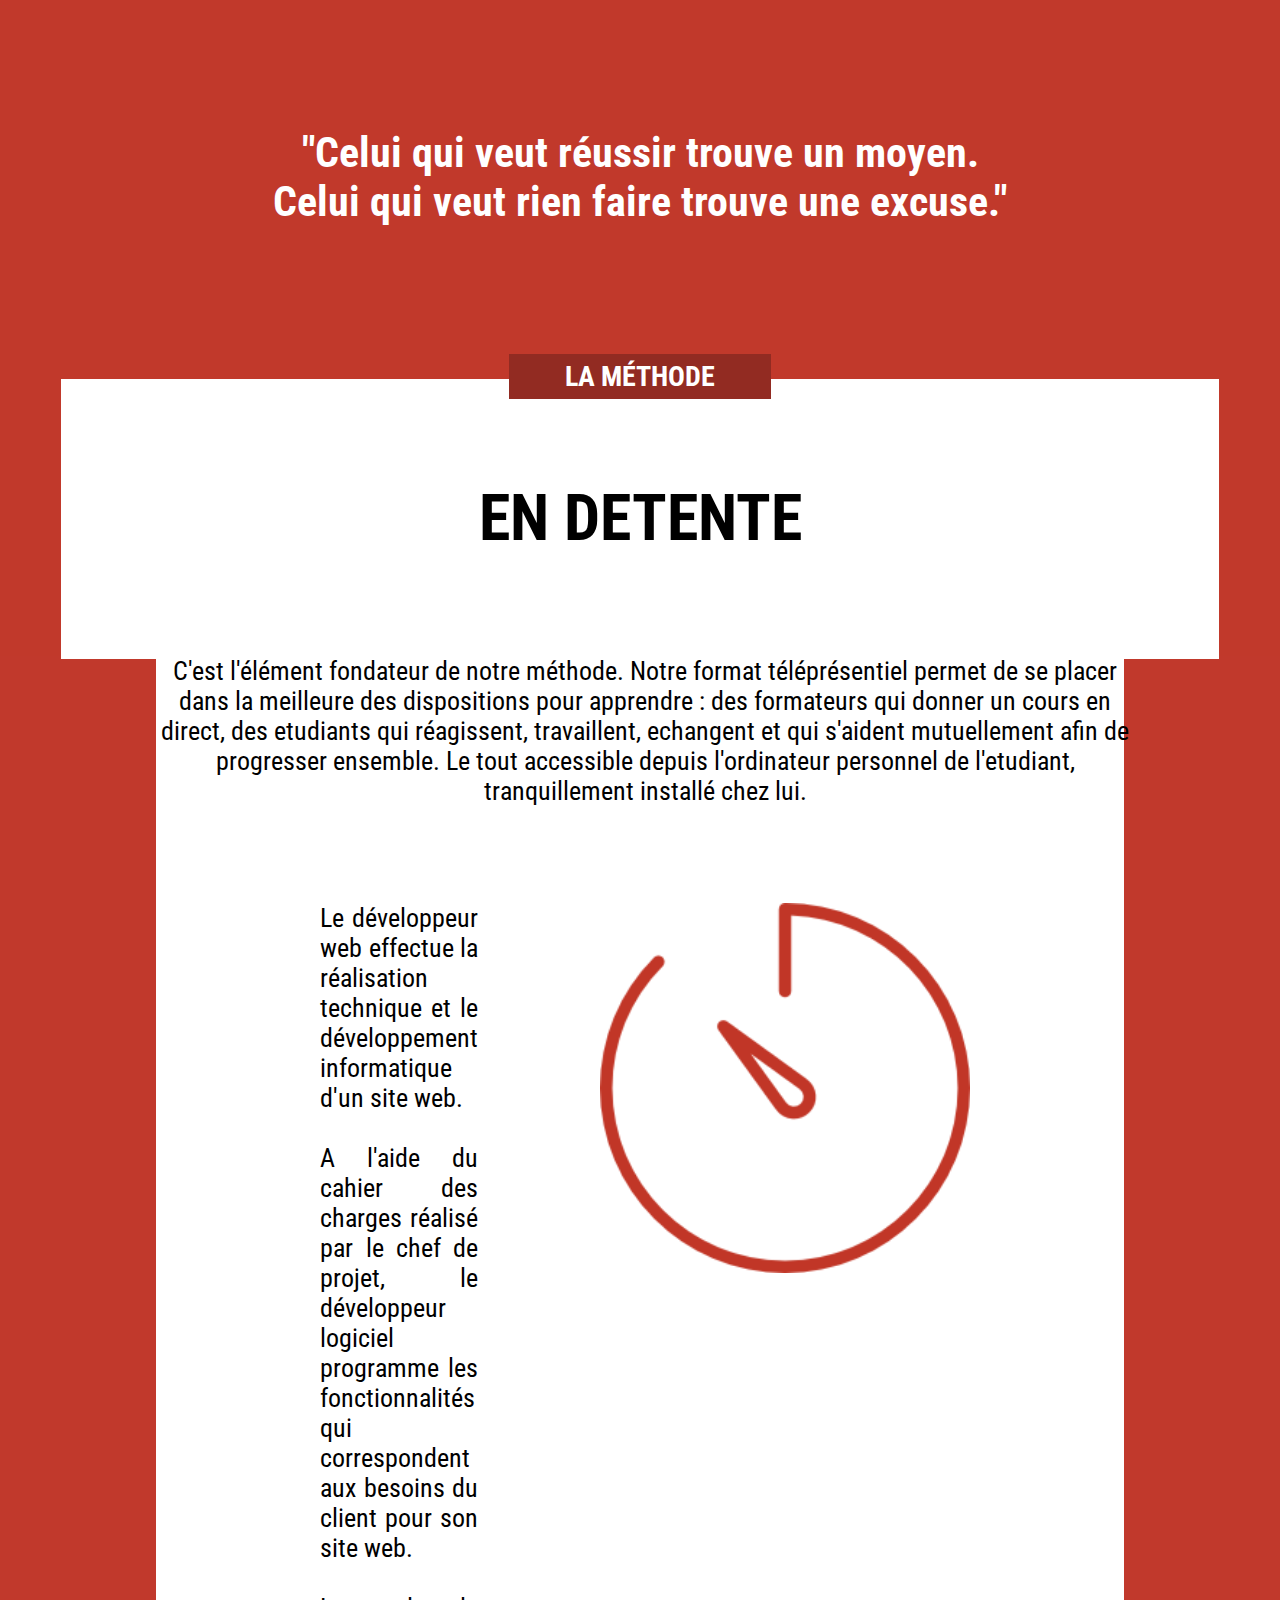
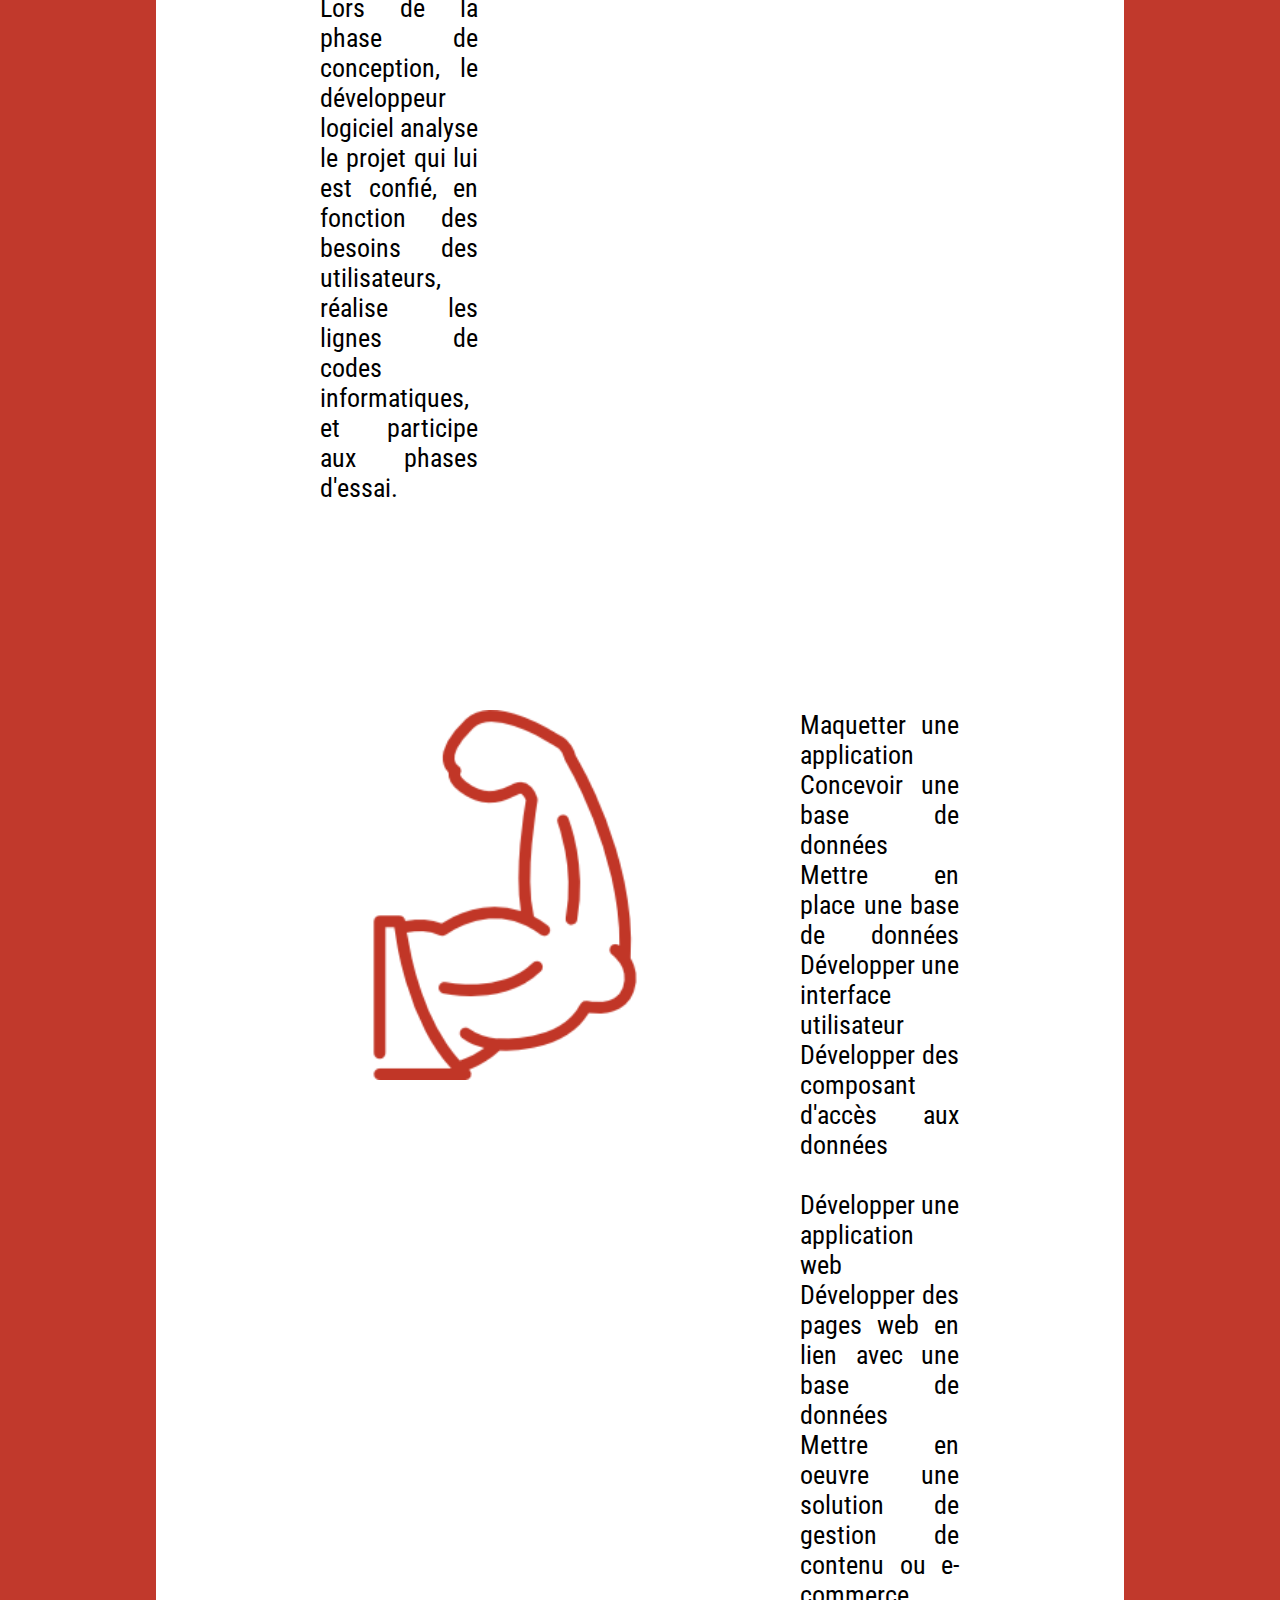
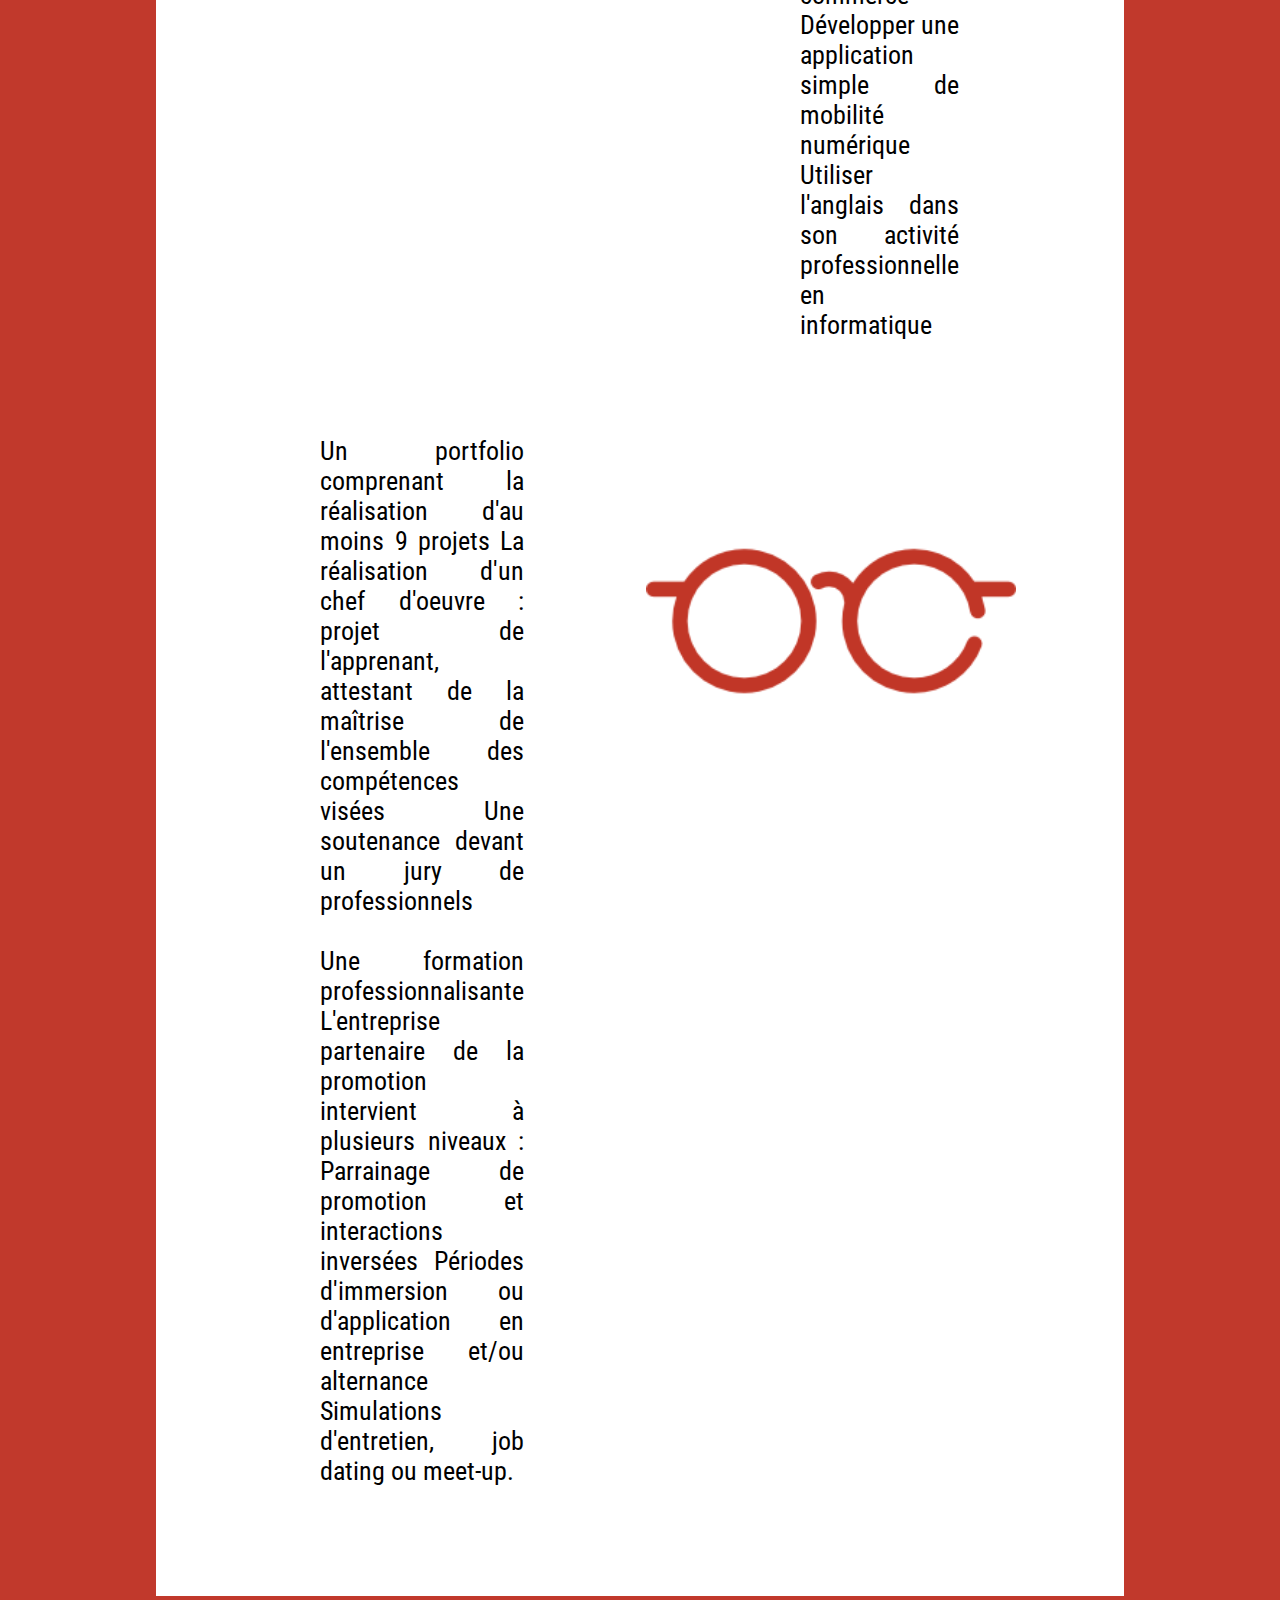
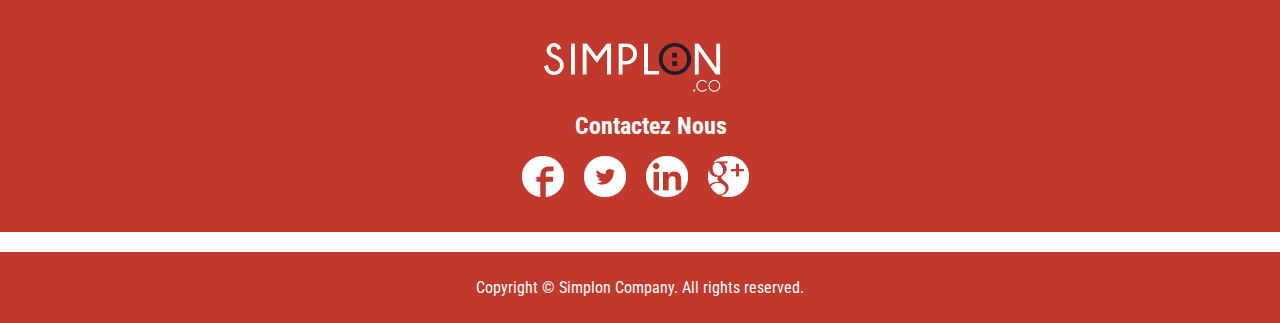
<file: index.html>
<!DOCTYPE html>
<html>
  <head>
    <meta charset="utf-8">
    <title>Site de simplon</title>
    <link rel="stylesheet" href="méthode.css">
    <link href="https://fonts.googleapis.com/css?family=Roboto+Condensed" rel="stylesheet">
  </head>
  <body>
    <header>
    <nav>
  <!-- PLACER LE MENU HAMBURGER -->
    </nav>
    <div class="reussir">
    <h1>"Celui qui veut réussir trouve un moyen.<br>
        Celui qui veut rien faire trouve une excuse."
    </h1>
    </div>
    <div class="table">
    <div class="methodes">
      <h3>LA MÉTHODE</h3>
    </div>
    <div class="detente">
      <h1>EN DETENTE</h1>
    </div>
  </div>
      </header>
    <div class="corps">
      <div class="page">
      <div class="texte">
        <p>C'est l'élément fondateur de notre méthode. Notre format téléprésentiel permet de se placer dans la meilleure des dispositions pour apprendre : des formateurs qui donner un cours en direct, des etudiants qui réagissent, travaillent, echangent et qui s'aident mutuellement afin de progresser ensemble. Le tout accessible depuis l'ordinateur personnel de l'etudiant, tranquillement installé chez lui.</p>
      </div>
      <div class="texte-1">
      </div>
      <div class="watch">
     <div class="paragraphe1">
         Le développeur web effectue la réalisation technique et le
         développement informatique d'un site web. <br />
         <br />
         A l'aide du cahier des charges réalisé par le chef de projet,
         le développeur logiciel programme les fonctionnalités qui correspondent
         aux besoins du client pour son site web. <br />
         <br />
         Lors de la phase de conception, le développeur logiciel analyse
         le projet qui lui est confié, en fonction des besoins des utilisateurs,
         réalise les lignes de codes informatiques, et participe aux phases
         d'essai.
       </div>
       <div class ="imageone">
         <img src="img/stopwatch.png">
       </div>
   </div>
   <div class="fond-simplon">
     <img src="img/semi-logo.png" alt="">
   </div>
   <div class="watch">
  <div class="imagetwo">
    <img src="img/strong.png">

    </div>
    <div class ="paragraphe2">
      Maquetter une application
      Concevoir une base de données
      Mettre en place une base de données
      Développer une interface utilisateur
      Développer des composant d'accès aux données<br />
      <br />
      Développer une application web
       Développer des pages web en lien avec une base de données
       Mettre en oeuvre une solution de gestion de contenu ou e-     commerce
       Développer une application simple de mobilité numérique
       Utiliser l'anglais dans son activité professionnelle en informatique
    </div>
</div>
<div class="watch">
<div class="paragraphe1">
  Un portfolio comprenant la réalisation d'au moins 9 projets
La réalisation d'un chef d'oeuvre : projet de l'apprenant, attestant de la maîtrise de l'ensemble des compétences visées
Une soutenance devant un jury de professionnels <br />
   <br />
   Une formation professionnalisante

 L'entreprise partenaire de la promotion intervient à plusieurs niveaux :

 Parrainage de promotion et interactions inversées
 Périodes d'immersion ou d'application en entreprise et/ou alternance
 Simulations d'entretien, job dating ou meet-up.
 </div>
 <div class ="imageone">
   <img src="img/glasses.png">
   </div>
  </div>
</div>
</div>

  <footer>
    <div class="foot">
      <a href="https://simplon.co/" target="_blank"><img src="img/Simplon-logo-b.png"></a>
    </div>
    <div class="contact">
      <p> Contactez Nous </p>
      <a href="https://fr-fr.facebook.com/Simplon.co/" target="_blank"><img src="img/fb.png"></a>
      <a href="https://twitter.com/simplonco" target="_blank"><img src="img/twitt.png"></a>
      <a href="https://www.linkedin.com/company/simplon-co/?originalSubdomain=fr" target="_blank"><img src="img/linkdin.png"></a>
      <a href="https://simplon.co/infocoll/" target="_blank"><img src="img/gmail.png"></a>
    </div>
    <div class="bande">
<!-- Bande blanche -->
    </div>
    <div class="copy">
      <p> Copyright © Simplon Company. All rights reserved. </p>
    </div>

  </footer>

  </body>
</html>
</file>
<file: méthode.css>
*{
  margin: 0;
  padding: 0;
  font-family: 'Roboto Condensed', sans-serif;
}
header{
  background-color: #c1392b;
}

body{
  font-family: font-family: 'Roboto Condensed', sans-serif;
}
.reussir{
  color: white;
  text-align: center;
  padding-top: 10%;
  font-size: 130%
}
.methodes{
  background-color: #922b22;
  width: 250px;
  color: white;
  text-align: center;
  display: block;
  margin-left: auto;
  margin-right: auto;
  font-size: 150%;
  padding: 6px;
  margin-top: 10%;
  margin-bottom: -20px;
  position: relative;
  z-index: 9999;
}
.detente{
  text-align: center;
  background-color: white;
  width: 800px;
  font-size: 200%;
  display: block;
  margin-left: auto;
  margin-right: auto;
  padding: 8% 14%;
  position: relative;
  z-index: 2;
}

.corps{
  background-color: #c1392c;
  height: 10%;

}

.page{
  background-color: white;
  margin-left: 12.15%;
  margin-right: 12.15%;
  margin-top: -2.5%;
}

.texte{
  margin-top: 3%;
  font-size: 160%;
  display: block;
  margin-left: auto;
  margin-right: auto;
  text-align: center;
  position: relative;
  z-index: ;
  width: 979px;
}
.watch{
 display: flex;
 margin-top: 10%;
 justify-content: space-around;
 margin-left: 17%;
 margin-right: 20%;
}

.paragraphe1{
 width: 900px;
 font-size: 160%;
 margin-right: 20%;
 margin-bottom: 18%;
 text-align: justify;
}
.imageone img{
  width: 370px;
  margin-top:
}
.paragraphe2{
 width: 900px;
 font-size: 160%;
 margin-right: %;
 margin-left: 18%;
 text-align: justify;
}
.imagetwo img{
  width: 370px;
}
.fond-simplon img{
  position: absolute;
  width: 1200px;
  right: 1050px;
  top: 840px;
}

/* FOOTER */
footer{
  background-color: #c1392c;
  margin-top: 0%;
}

.foot{
  border-top: 2px solid #c1392c;
  margin-left: 12.3%;
  margin-right: 12.3%;
}

.foot img{
  width: 20%;
  margin-top: 4%;
  margin-left: 40%;
  margin-right: 40%;
  position: relative;
}

.contact{
  font-size: 140%;
  font-weight: bold;
  margin-left: 40.8%;
  margin-top: 1%;
}

.contact p{
  font-size: 24px;
  color: white;
  margin-left: 7%;
}

.contact img{
  width: 5.5%;
  text-align: center;
  margin-right: 2%;
  margin-top: 2%;
  margin-bottom: 4%;
  position: relative;
}
.bande{
  border: 10px solid white;
}

.copy{
  color: white;
  text-align: center;
  padding-top: 2%;
  padding-bottom: 2%;
}














/*  */
</file>
